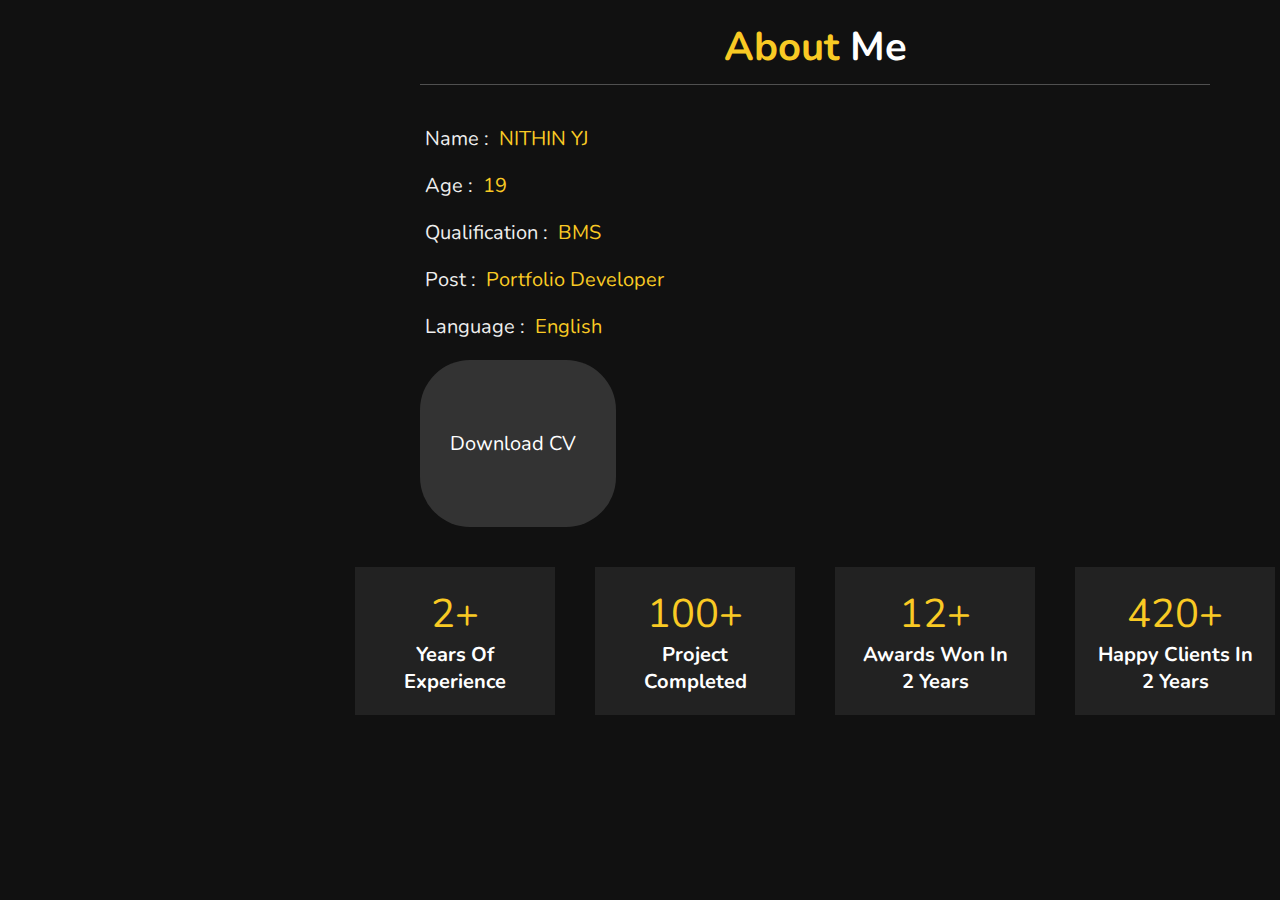
<file: abt.html>
<!DOCTYPE html>
<html lang="en">
<head>
    <meta charset="UTF-8">
    <meta http-equiv="X-UA-Compatible" content="IE=edge">
    <meta name="viewport" content="width=device-width, initial-scale=1.0">
    <title>Document</title>
    <link rel="stylesheet" href="https://cdnjs.cloudflare.com/ajax/libs/font-awesome/6.4.0/css/all.min.css">
  <link rel="stylesheet" href="style.css">
</head>
<body>
    <section class="about" id="about">

        <h1 class="heading"> <span>about</span> me </h1>
      
         <div class="row">
          <div class="info">
            <h3> <span> name : </span> NITHIN YJ</h3>
            <h3> <span> age : </span> 19 </h3>
            <h3> <span> qualification : </span> BMS</h3>
            <h3> <span> post : </span> Portfolio Developer</h3>
            <h3> <span> language : </span> English</h3>
            <a href="#"><button class="btn">download CV <i class="fas.fa-download"></i></button></a>
          </div>
      
          <div class="counter">
      
            <div class="box">
              <span>2+</span>
              <h3>years of experience</h3>
            </div>
      
            <div class="box">
              <span>100+</span>
              <h3>project completed</h3>
            </div>
      
            <div class="box">
              <span>12+</span>
              <h3>awards won in 2 years</h3>
            </div>
      
            <div class="box">
              <span>420+</span>
              <h3>Happy clients in 2 years</h3>
            </div>
      
      
          </div>
      
      
         </div>
      
</body>
</html>
</file>
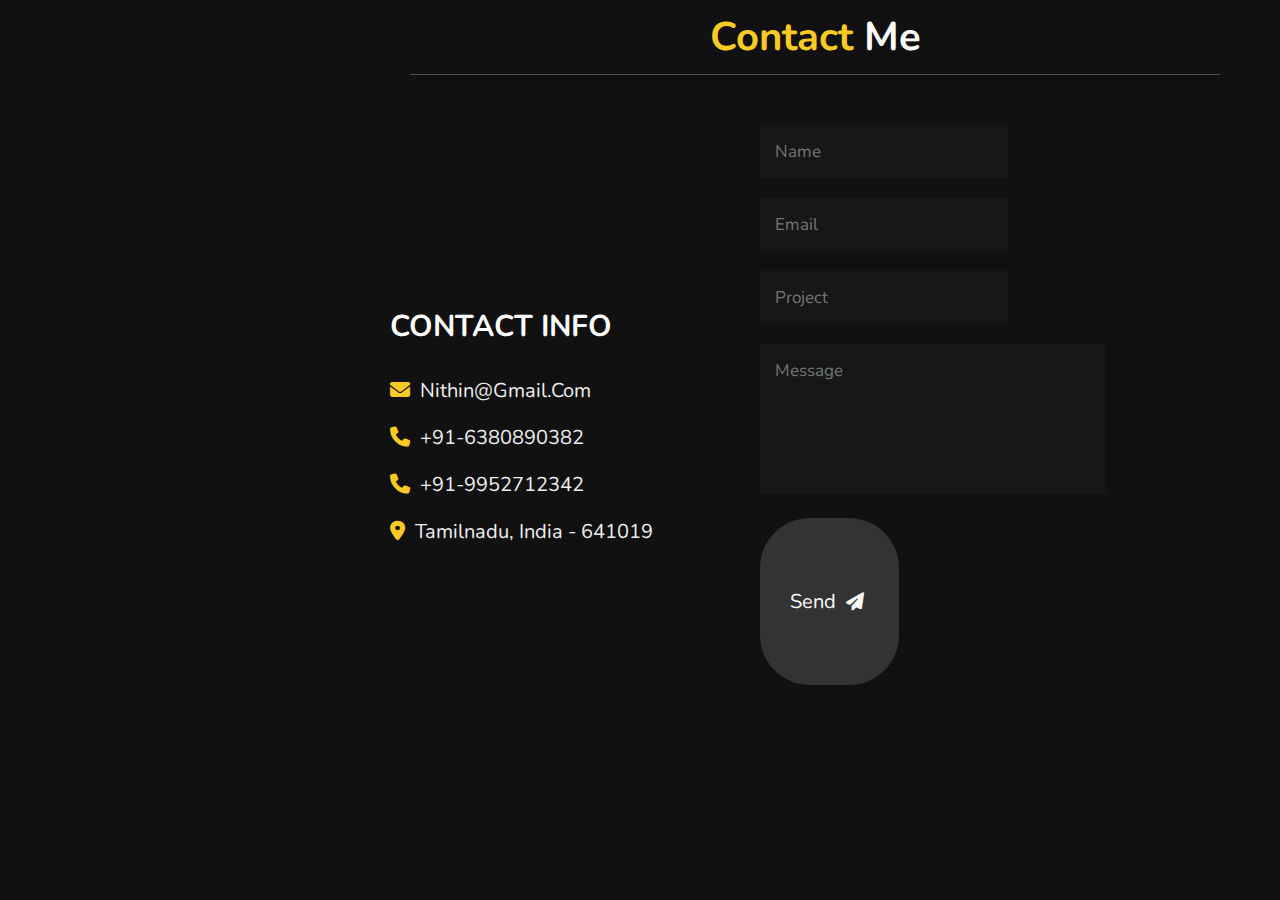
<file: cont.html>
<!DOCTYPE html>
<html lang="en">
<head>
    <meta charset="UTF-8">
    <meta http-equiv="X-UA-Compatible" content="IE=edge">
    <meta name="viewport" content="width=device-width, initial-scale=1.0">
    <title>Document</title>
    
  <link rel="stylesheet" href="https://cdnjs.cloudflare.com/ajax/libs/font-awesome/6.4.0/css/all.min.css">
  <link rel="stylesheet" href="style.css">
</head>
<body>
    
    <slection class="contact" id="contact">

    <h1 class="heading"> <span>contact</span> me </h1>

    <div class="row">

        <div class="content">

        <h3 class="title">contact info</h3>

        <div class="info">

         <h3> <i class="fas fa-envelope"></i> nithin@gmail.com </h3>
         <h3> <i class="fas fa-phone"></i> +91-6380890382 </h3>
         <h3> <i class="fas fa-phone"></i> +91-9952712342 </h3>
         <h3> <i class="fas fa-map-marker-alt"></i> tamilnadu, india - 641019 </h3>

        </div>

        </div>

        <form action="">

            <input type="text" placeholder="name" class="box">
            <br>
            <input type="email" placeholder="email" class="box">
            <br>
            <input type="text" placeholder="project" class="box">
            <br>
            <textarea name="" id="" cols="30" rows="10" class="box message" placeholder="message"></textarea>
            <br>
            <button type="submit" class="btn">send <i class="fas fa-paper-plane"></i> </button>




        </form>




    </div>






    </slection>
</body>
</html>
</file>
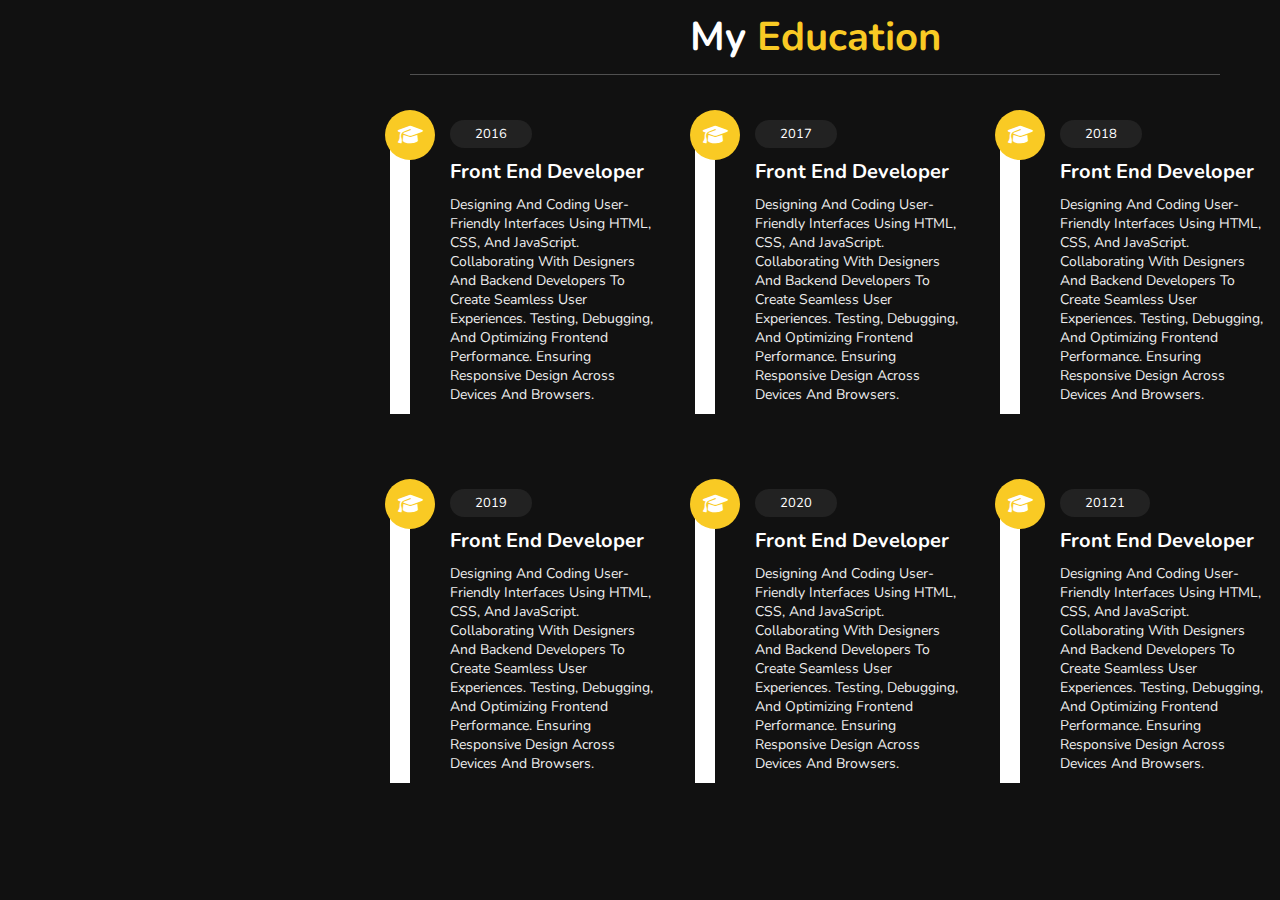
<file: edu.html>
<!DOCTYPE html>
<html lang="en">
<head>
    <meta charset="UTF-8">
    <meta http-equiv="X-UA-Compatible" content="IE=edge">
    <meta name="viewport" content="width=device-width, initial-scale=1.0">
    <title>Document</title>
    <link rel="stylesheet" href="https://cdnjs.cloudflare.com/ajax/libs/font-awesome/6.4.0/css/all.min.css">
  <link rel="stylesheet" href="style.css">
</head>
<body>
</section>

<selection class="education" id="education">

  <h1 class="heading"> my <span>education</span> </h1>

<div class="box-container">

  <div class="box">
    <i class="fas fa-graduation-cap"></i>
    <span>2016</span>
    <h3>front end developer</h3>
    <p>Designing and coding user-friendly interfaces using HTML, CSS, and JavaScript. Collaborating with designers and backend developers to create seamless user experiences. Testing, debugging, and optimizing frontend performance. Ensuring responsive design across devices and browsers.</p>
  </div>

  <div class="box">
    <i class="fas fa-graduation-cap"></i>
    <span>2017</span>
    <h3>front end developer</h3>
    <p>Designing and coding user-friendly interfaces using HTML, CSS, and JavaScript. Collaborating with designers and backend developers to create seamless user experiences. Testing, debugging, and optimizing frontend performance. Ensuring responsive design across devices and browsers.</p>
    
  </div>

  <div class="box">
    <i class="fas fa-graduation-cap"></i>
    <span>2018</span>
    <h3>front end developer</h3>
    <p>Designing and coding user-friendly interfaces using HTML, CSS, and JavaScript. Collaborating with designers and backend developers to create seamless user experiences. Testing, debugging, and optimizing frontend performance. Ensuring responsive design across devices and browsers.</p>
    
  </div>

  <div class="box">
    <i class="fas fa-graduation-cap"></i>
    <span>2019</span>
    <h3>front end developer</h3>
    <p>Designing and coding user-friendly interfaces using HTML, CSS, and JavaScript. Collaborating with designers and backend developers to create seamless user experiences. Testing, debugging, and optimizing frontend performance. Ensuring responsive design across devices and browsers.</p>
    
  </div>

  <div class="box">
    <i class="fas fa-graduation-cap"></i>
    <span>2020</span>
    <h3>front end developer</h3>
    <p>Designing and coding user-friendly interfaces using HTML, CSS, and JavaScript. Collaborating with designers and backend developers to create seamless user experiences. Testing, debugging, and optimizing frontend performance. Ensuring responsive design across devices and browsers.</p>
    
  </div>

  <div class="box">
    <i class="fas fa-graduation-cap"></i>
    <span>20121</span>
    <h3>front end developer</h3>
    <p>Designing and coding user-friendly interfaces using HTML, CSS, and JavaScript. Collaborating with designers and backend developers to create seamless user experiences. Testing, debugging, and optimizing frontend performance. Ensuring responsive design across devices and browsers.</p>
    
  </div>
</div>



</selection>

</body>
</html>
</file>
<file: style.css>
@import url('https://fonts.googleapis.com/css2?family=Nunito:wght@300;400;600&display=swap');

:root{
    --yellow: #f9ca24;
}

*{
    font-family: Nunito, sans-serif;
    margin: 0;
    padding: 0;
    box-sizing: border-box;
    text-decoration: none;
    outline: none; border: none;
    text-transform: capitalize;
    transition: all .2s linear;

}

*::selection{
    background: var(--yellow);
    color: #333;
}

html{
    font-size: 62.5%;
    overflow-x: hidden;
}

html::-webkit-scrollbar{
    width: 1.4rem;
}

html::-webkit-scrollbar-track{
    background: #222;
}

html::-webkit-scrollbar-thumb{
    background: var(--yellow);
}

body{
    background: #111;
    overflow-x: hidden ;
    padding-left: 35rem;
}

section{
    min-height: 100vh;
    padding: 1rem;
}

.btn{
    padding: 7rem 3rem;
    background: #333;
    color: #fff;
    cursor: pointer;
    margin-top: 1rem;
    font-size: 2rem;
    border-radius: 5rem;
}

.btn i{
    padding: 0 .5rem;
    font-size: 1.8rem;
}

.btn:hover{
    background: var(--yellow);
}

.heading{
    text-align: center;
    margin: 0 6rem;
    font-size: 4rem;
    padding: 1rem;
    border-bottom: .1rem solid #fff4;
    color: #fff;
}

.heading span{
    color:var(--yellow)
}


header{
    position: fixed;
    top: 0; left: 0;
    z-index: 1000;
    height: 100%;
    width: 35rem;
    background: #1a1a1a;
    display: flex;
    align-items: center;
    justify-content: center;
    flex-flow: column;
    text-align: center;
}

header .user img{
    height:30rem;
    width: 30rem;
    border-radius: 50%;
    object-fit: cover;
    margin-bottom: 1rem;
    border: 1rem solid var(--yellow);
}

header .user .name{
    font-size: 3.5rem;
    color: #fff;
}

header .user .post{
    font-size: 2rem;
    color: #eee;
}

header .navbar{
    width: 100%;
}

header .navbar ul{
    list-style: none;
    padding: 1rem 3rem;
}

header .navbar ul li a{
    display: flex;
    padding: 1rem;
    margin: 1.5rem 0;
    background: #333;
    color: #fff;
    font-size: 2rem;
    border-radius: 5rem;
}

header .navbar ul li a:hover{
    background: var(--yellow);
}

#menu{
    position: fixed;
    top: 2rem; right: 2rem;
    background: #333;
    color: #fff;
    cursor: pointer;
    font-size: 2.5rem;
    padding: 1rem 1.5rem;
    z-index: 1000;
    display: block;
}

.home{
    display: flex;
    justify-content: center;
    flex-flow:column;
}

.home h3{
    font-size: 2.5rem;
    color: #fff;
}

.home h1{
    font-size: 5rem;
    color: #fff;
}

.home h1 span{
    color: var(--yellow);
}
.home p{
    font-size: 2rem;
    color: #eee;
    padding: 1rem 0;
}

.about .row{
    display: flex;
    align-items: center;
    justify-content: center;
    flex-wrap: wrap;
    padding: 1rem 0;
}

.about .row .info{
    flex: 1 1 48rem;
    padding: 2rem 1rem;
    padding-left: 6rem;
}

.about .row .info h3{
    font-size: 2rem;
    color: var(--yellow);
    padding: 1rem 0;
    font-weight: normal;
}

.about .row .info h3 span{
    color: #eee;
    padding: 0 .5rem;
}

.about .row .counter{
    flex: 1 1 48rem;
    display: flex;
    align-items: center;
    justify-content: center;
    
}

.about .row .counter .box{
    width: 20rem;
    background: #222;
    text-align: center;
    padding: 2rem;
    margin: 2rem;
}


.about .row .counter .box span{
    font-size: 4rem;
    color: var(--yellow);
}


.about .row .counter .box h3{
    font-size: 2rem;
    color: #fff;
}

.education .box-container{
    display: flex;
    align-items: center;
    justify-content: space-between;
    flex-wrap: wrap;
    padding: 1rem 0;
    padding-left: 3rem;
}

.education .box-container .box{
    width: 27rem;
    margin: 4rem 1rem;
    padding-left: 4rem;
    border-left: 2rem solid #fff;
    position: relative;
}

.education .box-container .box span{
    font-size: 1.3rem;
    background: #222;
    color: #fff;
    border-radius: 5rem;
    padding: .5rem 2.5rem;
}

.education .box-container .box h3{
    font-size: 2rem;
    color: #fff;
    padding-top: 1.5rem;
}

.education .box-container .box p{
    font-size: 1.4rem;
    color: #eee;
    padding: 1rem 0;;
}

.education .box-container .box i{
    position: absolute;
    top: -1.5rem; left: -2.5rem;
    height: 5rem;
    width: 5rem;
    border-radius: 50%;
    line-height: 5rem;
    text-align: center;
    font-size: 2rem;
    color: #fff;
    background: var(--yellow);
}

.portfolio .box-container{
    display: flex;
    align-items: center;
    justify-content: center;
    flex-wrap: wrap;
    padding: 2rem 0;
}

.portfolio .box-container .box{
    height: 20rem;
    width: 26rem;
    border-radius: 1rem;
    margin: 2rem;
    overflow: hidden;
    cursor: pointer;
}

.portfolio .box-container .box img{
    height: 100%;
    width: 100%;
    object-fit: cover;
}

.portfolio .box-container .box:hover img{
    transform: scale(1.2);
}

.contact .row{
    display: flex;
    align-items: center;
    justify-content: center;
    flex-wrap: wrap;
} 

.contact .row .content{
    flex: 1 1 30rem;
    padding: 4rem;
    padding-bottom: 0;
}

.contact .row form{
    flex: 1 1 45rem;
    padding: 2rem;
    margin: 2rem;
    margin-bottom: 4rem;
}

.contact .row form .box{
    padding: 1.5rem;
    margin: 1rem 0;
    background: #3333;
    color: #fff;
    text-transform: none;
    font-size: 1.7rem;
    width: 100;
}

.contact .row form .box::placeholder{
    text-transform: capitalize;
}





.contact .row form .message{
    height: 15rem;
    resize: none;
}

.contact .row .content .title{
    text-transform: uppercase;
    color: #fff;
    font-size: 3rem;
    padding-bottom: 2rem;

}

.contact .row .content .info h3{
    display: flex;
    align-items: center;
    font-size: 2rem;
    color: #eee;
    padding: 1rem 0;
    font-weight: normal;
}

.contact .row .content .info h3 i{
    padding-right: 1rem;
    color: var(--yellow);
}




















@media (max-width:1200px){

    html{
        font-size: 55%;
    }

}

.home{
    padding: 1rem 4rem;
}




@media (max-width:991px){

    header{
        left: -120%;
    }

    #menu{
        display: block;
    }

    header.toggle{
        left:-120%;
    }

    body{
        padding: 0;
    }

}


@media (max-width:768px){

    html{
     font-size: 50%;
    }


}


@media (max-width:400px){

    header{
      width: 100vw;
    }

    .heading{
        margin: 0 3rem;
    }

    .about .row .counter .box{
        width: 100%
    }


}
</file>
